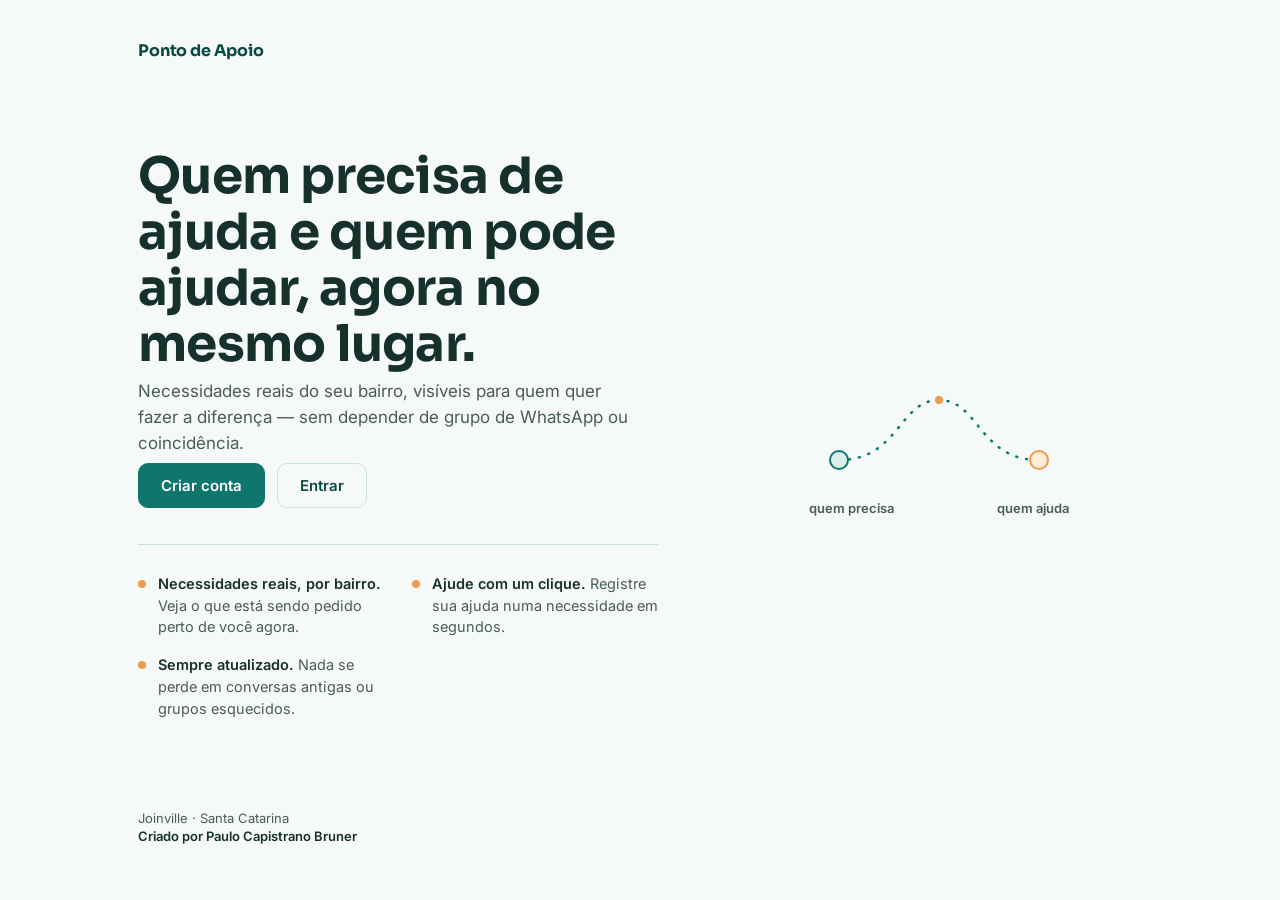
<file: public/index.html>
<!DOCTYPE html>
<html lang="pt-br">
<head>
    <meta charset="UTF-8">
    <meta name="viewport" content="width=device-width, initial-scale=1">
    <title>Ponto de Apoio</title>
    <link rel="preconnect" href="https://fonts.googleapis.com">
    <link rel="preconnect" href="https://fonts.gstatic.com" crossorigin>
    <link href="https://fonts.googleapis.com/css2?family=Sora:wght@500;700&family=Inter:wght@400;500;600&display=swap" rel="stylesheet">
    <link rel="stylesheet" href="style.css">
    <link rel="icon" type="image/x-icon" href="/favicon.ico">
    <link rel="icon" type="image/png" sizes="32x32" href="/icons/favicon-32x32.png">
    <link rel="icon" type="image/png" sizes="16x16" href="/icons/favicon-16x16.png">
    <link rel="apple-touch-icon" sizes="180x180" href="/icons/apple-touch-icon.png">
    <link rel="manifest" href="/site.webmanifest">
    <meta name="theme-color" content="#0B4A43">
</head>
<body>

<div class="wrap">
    <div class="brand">Ponto de Apoio</div>

    <div class="hero">
        <div class="hero-text">
            <h1>Quem precisa de ajuda e quem pode ajudar, agora no mesmo lugar.</h1>
            <p class="sub">
                Necessidades reais do seu bairro, visíveis para quem quer fazer a diferença —
                sem depender de grupo de WhatsApp ou coincidência.
            </p>
            <div class="actions">
                <a class="btn btn-primary" href="register.html">Criar conta</a>
                <a class="btn btn-ghost" href="login.html">Entrar</a>
            </div>

            <div class="props">
                <div class="prop">
                    <span class="prop-dot"></span>
                    <p><b>Necessidades reais, por bairro.</b> Veja o que está sendo pedido perto de você agora.</p>
                </div>
                <div class="prop">
                    <span class="prop-dot"></span>
                    <p><b>Ajude com um clique.</b> Registre sua ajuda numa necessidade em segundos.</p>
                </div>
                <div class="prop">
                    <span class="prop-dot"></span>
                    <p><b>Sempre atualizado.</b> Nada se perde em conversas antigas ou grupos esquecidos.</p>
                </div>
            </div>
        </div>

        <div class="connector">
            <svg viewBox="0 0 260 120" width="260" height="120" fill="none" xmlns="http://www.w3.org/2000/svg" role="img" aria-label="Ilustração de uma linha conectando quem precisa de ajuda a quem pode ajudar">
                <path d="M30 90 C 90 90, 90 30, 130 30 C 170 30, 170 90, 230 90" stroke="#0F766E" stroke-width="2.5" stroke-dasharray="1 9" stroke-linecap="round"/>
                <circle cx="30" cy="90" r="9" fill="#DCEEEA" stroke="#0F766E" stroke-width="2"/>
                <circle cx="230" cy="90" r="9" fill="#FDECD8" stroke="#F2994A" stroke-width="2"/>
                <circle cx="130" cy="30" r="4" fill="#F2994A"/>
            </svg>
            <div class="connector-labels">
                <span>quem precisa</span>
                <span>quem ajuda</span>
            </div>
        </div>
    </div>

    <footer>
        <p style="margin:0 0 2px;">Joinville · Santa Catarina</p>
        <p style="margin:0; font-weight:600; color:var(--ink);">Criado por Paulo Capistrano Bruner</p>
    </footer>
</div>

</body>
</html>
</file>
<file: public/style.css>
/* ===== Ponto de Apoio — Design System ===== */

:root{
  --paper:#F5FAF9;
  --ink:#16302C;
  --ink-soft:#4A5C58;
  --teal-900:#0B4A43;
  --teal-600:#0F766E;
  --teal-100:#DCEEEA;
  --amber-500:#F2994A;
  --amber-100:#FDECD8;
  --border:#CBE2DD;
  --white:#FFFFFF;
  --danger:#C0392B;
}

*{ box-sizing:border-box; }

body{
  margin:0;
  background:var(--paper);
  color:var(--ink);
  font-family:'Inter',sans-serif;
  -webkit-font-smoothing:antialiased;
}

h1,h2,h3{
  font-family:'Sora',sans-serif;
  font-weight:700;
  letter-spacing:-0.01em;
  margin:0 0 6px;
}

a{ color:var(--teal-600); }

.container{
  max-width:960px;
  margin:0 auto;
  padding:0 24px 40px;
}

/* ---- Cabeçalho (todas as páginas logadas) ---- */
.header-bar{
  background:var(--teal-900);
  border-top:5px solid var(--amber-500);
  padding:16px 24px;
  margin-bottom:32px;
}
.header-inner{
  max-width:960px;
  margin:0 auto;
  display:flex;
  align-items:center;
  justify-content:space-between;
  flex-wrap:wrap;
  gap:10px;
}
.header-brand{
  font-family:'Sora',sans-serif;
  font-weight:700;
  font-size:17px;
  color:var(--white);
  text-decoration:none;
}
.header-nav{
  display:flex;
  gap:18px;
  flex-wrap:wrap;
  font-size:14px;
}
.header-nav a{
  color:var(--teal-100);
  text-decoration:none;
  font-weight:500;
}
.header-nav a:hover{ color:var(--white); }
.header-nav .sair{ color:var(--amber-500); background:none; border:none; font:inherit; cursor:pointer; padding:0; }

/* ---- Botões ---- */
.btn{
  font-family:'Inter',sans-serif;
  font-weight:600;
  font-size:15px;
  padding:12px 22px;
  border-radius:10px;
  border:1.5px solid transparent;
  cursor:pointer;
  text-decoration:none;
  display:inline-block;
  transition:transform .15s ease, background .15s ease;
}
.btn:active{ transform:scale(0.97); }
.btn-primary{ background:var(--teal-600); color:var(--white); border-color:var(--teal-600); }
.btn-primary:hover{ background:var(--teal-900); border-color:var(--teal-900); }
.btn-primary:disabled{ background:var(--teal-100); border-color:var(--teal-100); color:var(--ink-soft); cursor:default; transform:none; }
.btn-ghost{ background:transparent; color:var(--teal-900); border-color:var(--border); }
.btn-ghost:hover{ border-color:var(--teal-600); }
.btn-block{ width:100%; text-align:center; }
.btn-sm{ padding:8px 16px; font-size:13.5px; }

/* ---- Cards ---- */
.card{
  background:var(--white);
  border:1px solid var(--border);
  border-radius:14px;
  padding:24px;
}
.card-form{
  max-width:420px;
  margin:24px auto;
}

/* ---- Formulários ---- */
.field{ margin-bottom:16px; }
.field label{
  display:block;
  font-size:13.5px;
  font-weight:600;
  color:var(--ink-soft);
  margin-bottom:6px;
}
.field input, .field textarea, .field select{
  width:100%;
  font-family:'Inter',sans-serif;
  font-size:15px;
  padding:11px 13px;
  border:1.5px solid var(--border);
  border-radius:9px;
  background:var(--paper);
  color:var(--ink);
}
.field input:focus, .field textarea:focus, .field select:focus{
  outline:none;
  border-color:var(--teal-600);
}
.error-text{ color:var(--danger); font-size:13px; margin-top:6px; }

/* ---- Métricas (dashboard) ---- */
.stats-row{
  display:grid;
  grid-template-columns:repeat(3,1fr);
  gap:14px;
  margin-bottom:28px;
}
.stat-card{
  background:var(--teal-100);
  border-radius:12px;
  padding:16px 18px;
}
.stat-num{
  font-family:'Sora',sans-serif;
  font-weight:700;
  font-size:26px;
  color:var(--teal-900);
}
.stat-label{ font-size:13px; color:var(--ink-soft); margin-top:2px; }

/* ---- Lista de necessidades ---- */
.necessidade-item{
  background:var(--white);
  border:1px solid var(--border);
  border-radius:12px;
  padding:16px 18px;
  margin-bottom:12px;
  display:flex;
  justify-content:space-between;
  align-items:center;
  gap:16px;
  flex-wrap:wrap;
}
.necessidade-info h3{ font-size:16px; margin:0 0 4px; }
.necessidade-info p{ font-size:14px; color:var(--ink-soft); margin:0 0 8px; }
.tag-bairro{
  display:inline-block;
  background:var(--amber-100);
  color:#8A4B12;
  font-size:12px;
  font-weight:600;
  padding:3px 10px;
  border-radius:20px;
}
.ajuda-count{
  font-size:13px;
  color:var(--ink-soft);
  white-space:nowrap;
}

/* ---- Estado vazio ---- */
.empty-state{
  text-align:center;
  padding:48px 24px;
  color:var(--ink-soft);
}

/* ---- Utilidades ---- */
.muted{ color:var(--ink-soft); }
.mt-24{ margin-top:24px; }
.text-center{ text-align:center; }

@media (max-width:640px){
  .stats-row{ grid-template-columns:1fr 1fr; }
  .necessidade-item{ flex-direction:column; align-items:flex-start; }
}

/* ---- Lista de participantes (ongs.html) ---- */
.pessoa-item{
  background:var(--white);
  border:1px solid var(--border);
  border-radius:12px;
  padding:14px 18px;
  margin-bottom:10px;
  display:flex;
  align-items:center;
  gap:14px;
}
.avatar{
  width:40px;height:40px;border-radius:50%;
  background:var(--teal-100);
  color:var(--teal-900);
  font-family:'Sora',sans-serif;
  font-weight:700;
  font-size:14px;
  display:flex;align-items:center;justify-content:center;
  flex-shrink:0;
}
.pessoa-info p{ margin:0; }
.pessoa-nome{ font-weight:600; font-size:15px; }
.pessoa-email{ font-size:13px; color:var(--ink-soft); }

/* ---- Landing page (index.html) ---- */
.wrap{
  max-width:1100px;
  margin:0 auto;
  padding:28px 24px 40px;
  min-height:100vh;
  display:flex;
  flex-direction:column;
}
.brand{
  font-family:'Sora',sans-serif;
  font-weight:700;
  font-size:16px;
  color:var(--teal-900);
  letter-spacing:-0.01em;
}
.hero{
  flex:1;
  display:flex;
  flex-direction:column;
  justify-content:center;
  padding:32px 0 8px;
  gap:22px;
}
.hero-text h1{
  font-size:clamp(32px,6vw,50px);
  line-height:1.12;
  letter-spacing:-0.015em;
  max-width:16ch;
}
.sub{
  font-size:17px;
  line-height:1.55;
  color:var(--ink-soft);
  max-width:46ch;
  margin:0;
}
.actions{
  display:flex;
  gap:12px;
  flex-wrap:wrap;
  margin-top:6px;
}
.connector{
  margin-top:18px;
  display:flex;
  flex-direction:column;
  gap:10px;
  max-width:320px;
}
.connector svg{ width:100%; height:auto; display:block; }
.connector-labels{
  display:flex;
  justify-content:space-between;
  width:100%;
  font-size:13px;
  font-weight:600;
  color:var(--ink-soft);
}
.props{
  display:grid;
  grid-template-columns:1fr;
  gap:16px;
  margin-top:36px;
  padding-top:28px;
  border-top:1px solid var(--border);
}
.prop{ display:flex; gap:12px; align-items:flex-start; }
.prop-dot{
  width:8px;height:8px;border-radius:50%;
  background:var(--amber-500);
  margin-top:7px;
  flex-shrink:0;
}
.prop p{ margin:0; font-size:14.5px; line-height:1.5; color:var(--ink-soft); }
.prop b{ color:var(--ink); font-weight:600; }

.wrap footer{
  font-size:13px;
  color:var(--ink-soft);
  padding-top:28px;
}

@media (min-width:760px){
  .wrap{ padding:40px 48px 56px; }
  .hero{
    display:grid;
    grid-template-columns:1.15fr 0.85fr;
    align-items:center;
    gap:48px;
  }
  .hero-text{ max-width:520px; }
  .props{ grid-template-columns:1fr 1fr; column-gap:28px; }
  .connector{ max-width:380px; justify-self:center; }
}
</file>
